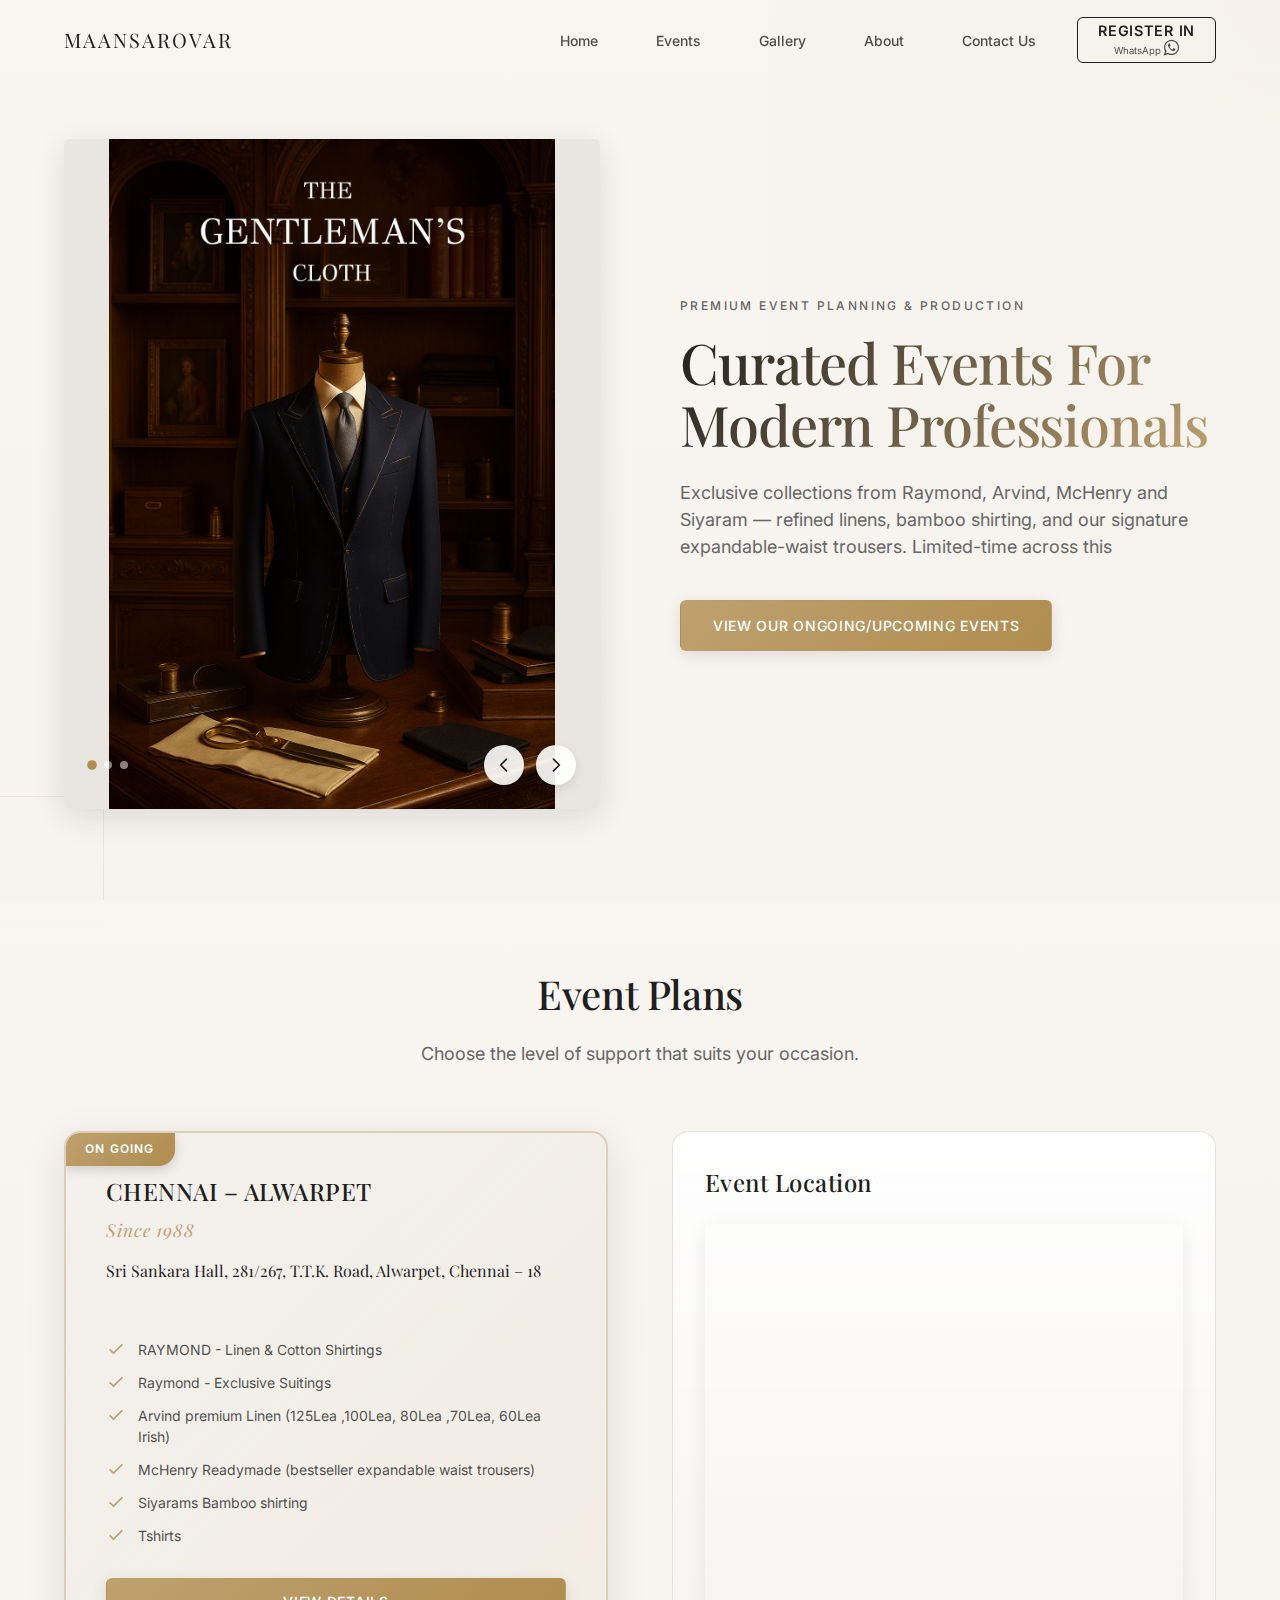
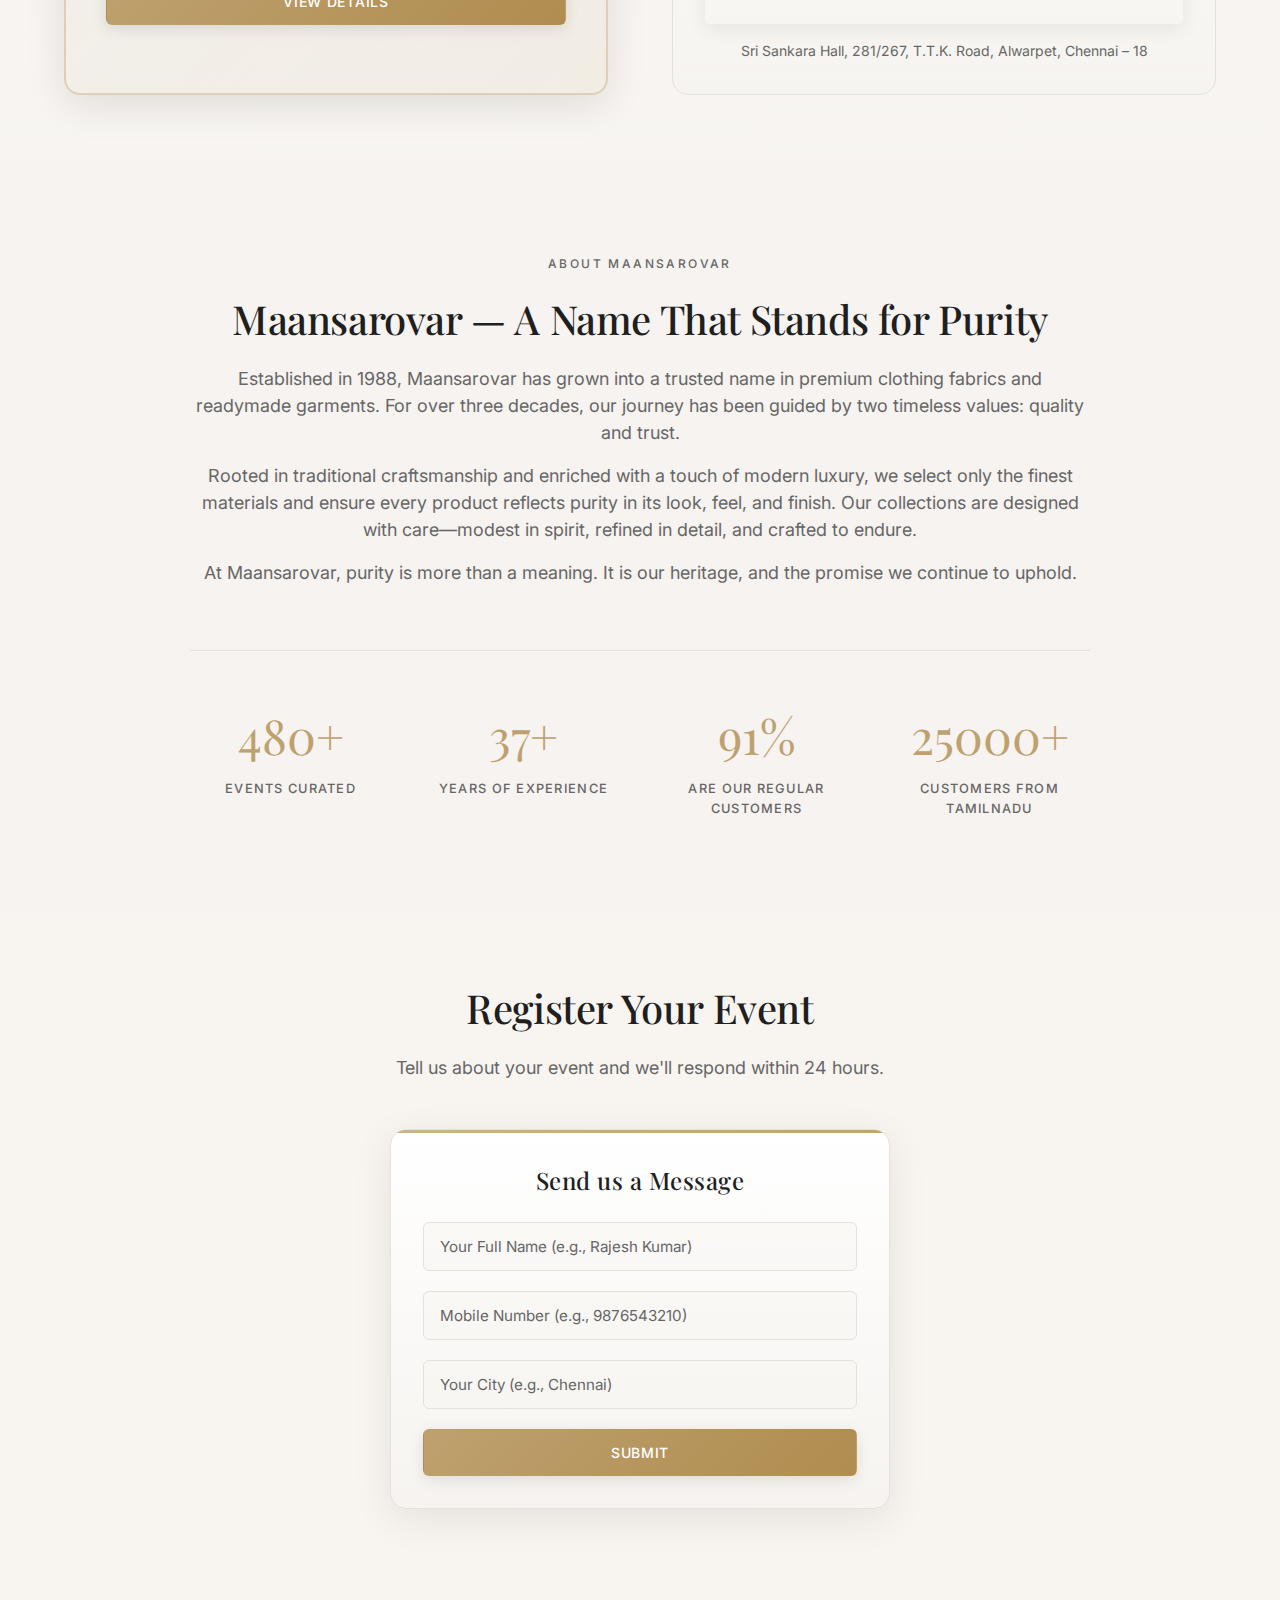
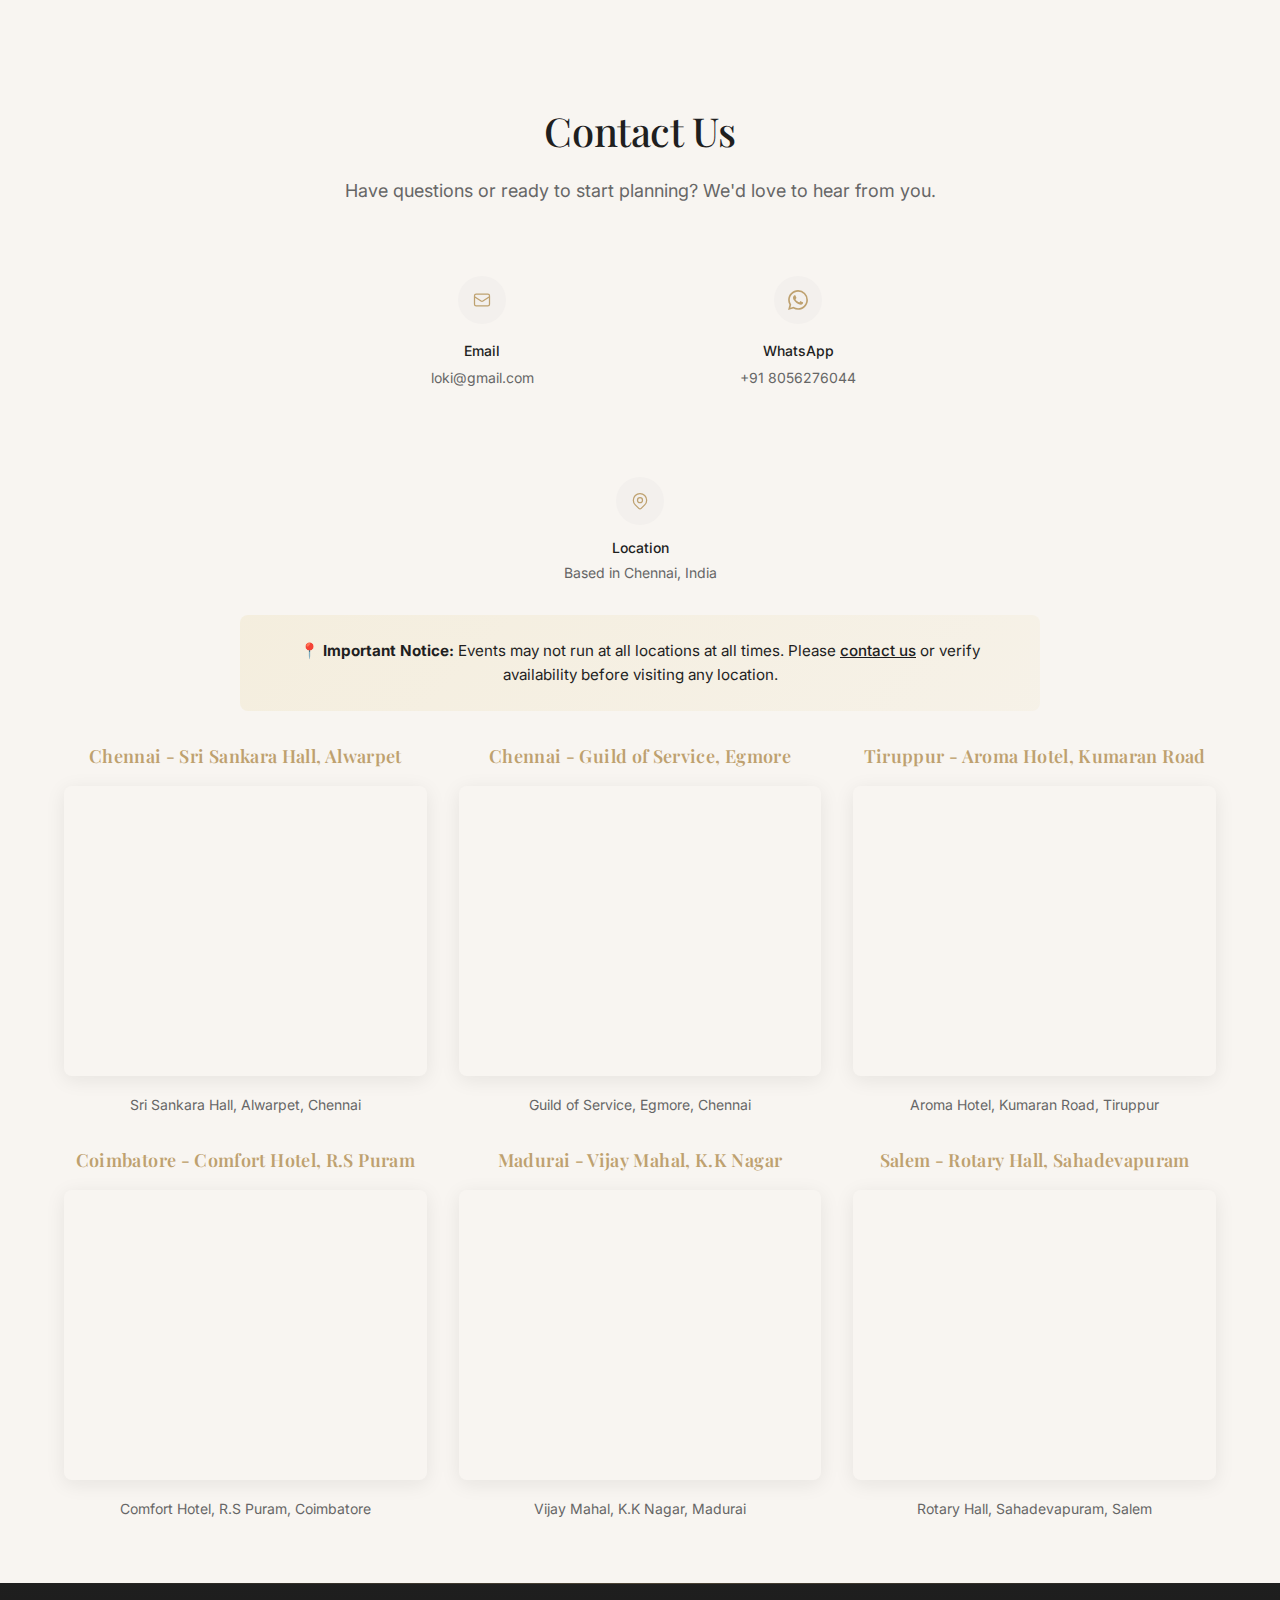
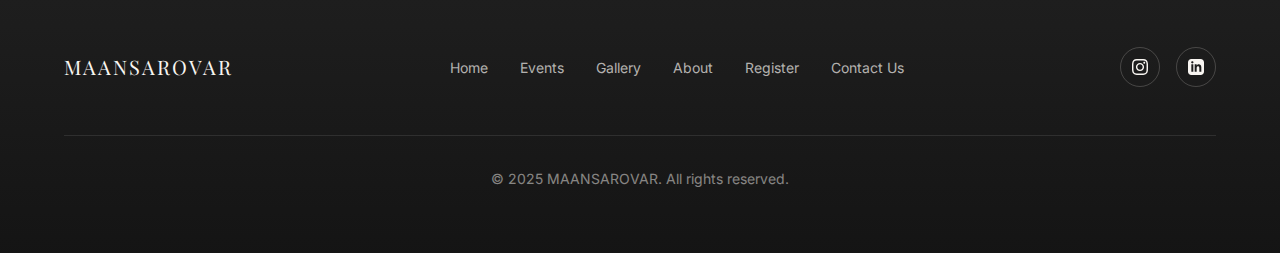
<file: index.html>
<!DOCTYPE html>
<html lang="en">

<head>
    <meta charset="UTF-8">
    <meta name="viewport" content="width=device-width, initial-scale=1.0">
    <title>Maansarovar Events | Premium Event Planning & Production</title>
    <link rel="stylesheet" href="https://cdnjs.cloudflare.com/ajax/libs/font-awesome/4.7.0/css/font-awesome.min.css">
    <link rel="preconnect" href="https://fonts.googleapis.com">
    <link rel="preconnect" href="https://fonts.gstatic.com" crossorigin>
    <link
        href="https://fonts.googleapis.com/css2?family=Inter:wght@300;400;500;600&family=Playfair+Display:wght@400;500;600;700&display=swap"
        rel="stylesheet">
    <link rel="stylesheet" href="style.css">
</head>

<body>
    <!-- Navigation -->
    <header class="header" id="header">
        <div class="container header-container">
            <a href="#home" class="logo">MAANSAROVAR</a>

            <nav class="desktop-nav">
                <a href="#home" class="nav-link">Home</a>
                <a href="#plans" class="nav-link">Events</a>
                <a href="gallery.html" class="nav-link">Gallery</a>
                <a href="#about" class="nav-link">About</a>
                <!-- <a href="#register" class="nav-link">Register</a> -->
                <a href="https://wa.me/8056276044?text=Hi%2C%20I%27m%20interested%20in%20your%20event%20planning%20services"
                    class="nav-link" target="_blank">Contact Us</a>
                <a href="#register" class="btn btn-outline btn-header-cta">
                    <span class="btn-text-main">Register in </span>
                    <span class="btn-text-sub"> WhatsApp <i class="fa fa-whatsapp" style="font-size:18px"></i></span>
                </a>
            </nav>

            <button class="mobile-menu-btn" id="mobile-menu-btn" aria-label="Toggle menu">
                <svg width="24" height="24" fill="none" stroke="currentColor" viewBox="0 0 24 24">
                    <path stroke-linecap="round" stroke-linejoin="round" stroke-width="1.5"
                        d="M4 6h16M4 12h16M4 18h16" />
                </svg>
            </button>
        </div>
        <!-- Mobile Menu -->
        <div class="mobile-menu" id="mobile-menu">
            <nav class="mobile-nav">
                <a href="#home" class="mobile-nav-link">Home</a>
                <a href="#plans" class="mobile-nav-link">Events</a>
                <a href="gallery.html" class="mobile-nav-link">Gallery</a>
                <a href="#about" class="mobile-nav-link">About</a>
                <!-- <a href="#register" class="mobile-nav-link">Register</a> -->
                <a href="https://wa.me/8056276044?text=Hi%2C%20I%27m%20interested%20in%20your%20event%20planning%20services"
                    class="mobile-nav-link" target="_blank">Contact Us</a>
                <a href="#register" class="btn btn-outline btn-header-cta">
                    <span class="btn-text-main">Register in </span>
                    <span class="btn-text-sub"> WhatsApp <i class="fa fa-whatsapp" style="font-size:18px"></i></span>
                </a>
            </nav>
        </div>
    </header>

    <main>
        <!-- Hero Section -->
        <section id="home" class="hero-section">
            <div class="container">
                <div class="hero-grid">
                    <div class="hero-content">
                        <p class="overline">Premium Event Planning & Production</p>
                        <h1 class="hero-title">Curated Events For Modern Professionals</h1>
                        <p class="hero-subtitle">
                            Exclusive collections from Raymond, Arvind, McHenry and Siyaram — refined linens, bamboo
                            shirting, and our signature expandable-waist trousers. Limited-time across this
                        </p>
                        <div class="hero-actions">
                            <a href="#plans" class="btn btn-primary">View our ongoing/upcoming events</a>
                        </div>
                    </div>
                    <div class="hero-image-wrapper">
                        <div class="hero-image-container">
                            <div class="hero-slider" id="heroSlider">
                                <div class="slider-track" id="sliderTrack">
                                    <!-- Slide 1 -->
                                    <div class="slide">
                                        <img src="images/hero-1.png" alt="Elegant event setting">
                                    </div>
                                    <!-- Slide 2 -->
                                    <div class="slide">
                                        <img src="images/hero-3.png" alt="Luxury wedding venue">
                                    </div>
                                    <!-- Slide 3 -->
                                    <div class="slide">
                                        <img src="images/hero-1.png" alt="Corporate event networking">
                                    </div>
                                </div>

                                <!-- Controls -->
                                <div class="slider-controls">
                                    <!-- Dots / Pagination -->
                                    <div class="slider-indicators" id="sliderDots">
                                        <button class="indicator active" aria-label="Slide 1"></button>
                                        <button class="indicator" aria-label="Slide 2"></button>
                                        <button class="indicator" aria-label="Slide 3"></button>
                                    </div>

                                    <!-- Arrows -->
                                    <div class="slider-auth-nav">
                                        <button class="slider-arrow" id="prevSlide" aria-label="Previous slide">
                                            <svg width="20" height="20" fill="none" stroke="currentColor"
                                                viewBox="0 0 24 24">
                                                <path stroke-linecap="round" stroke-linejoin="round" stroke-width="2"
                                                    d="M15 19l-7-7 7-7" />
                                            </svg>
                                        </button>
                                        <button class="slider-arrow" id="nextSlide" aria-label="Next slide">
                                            <svg width="20" height="20" fill="none" stroke="currentColor"
                                                viewBox="0 0 24 24">
                                                <path stroke-linecap="round" stroke-linejoin="round" stroke-width="2"
                                                    d="M9 5l7 7-7 7" />
                                            </svg>
                                        </button>
                                    </div>
                                </div>
                            </div>
                        </div>
                        <div class="hero-decoration"></div>
                    </div>
                </div>
            </div>
        </section>

        <!-- Plans Section -->
        <section id="plans" class="plans-section">
            <div class="container">
                <div class="section-header text-center">
                    <h2 class="section-title">Event Plans</h2>
                    <p class="section-subtitle">Choose the level of support that suits your occasion.</p>
                </div>

                <div class="plans-grid-single">
                    <!-- Chennai Event Card -->
                    <div class="plan-card featured">
                        <span class="badge">On Going</span>
                        <h3 class="plan-title">CHENNAI – ALWARPET</h3>
                        <p class="plan-tagline">Since 1988</p>
                        <p class="plan-price" style="font-size: 1rem; line-height: 1.5; min-height: 3rem;">Sri Sankara
                            Hall, 281/267, T.T.K. Road, Alwarpet, Chennai – 18</p>
                        <ul class="plan-features">
                            <li>
                                <svg class="icon-check" fill="none" stroke="currentColor" viewBox="0 0 24 24">
                                    <path stroke-linecap="round" stroke-linejoin="round" stroke-width="2"
                                        d="M5 13l4 4L19 7" />
                                </svg>
                                RAYMOND - Linen & Cotton Shirtings
                            </li>
                            <li>
                                <svg class="icon-check" fill="none" stroke="currentColor" viewBox="0 0 24 24">
                                    <path stroke-linecap="round" stroke-linejoin="round" stroke-width="2"
                                        d="M5 13l4 4L19 7" />
                                </svg>
                                Raymond - Exclusive Suitings
                            </li>
                            <li>
                                <svg class="icon-check" fill="none" stroke="currentColor" viewBox="0 0 24 24">
                                    <path stroke-linecap="round" stroke-linejoin="round" stroke-width="2"
                                        d="M5 13l4 4L19 7" />
                                </svg>
                                Arvind premium Linen (125Lea ,100Lea, 80Lea ,70Lea, 60Lea Irish)

                            </li>
                            <li>
                                <svg class="icon-check" fill="none" stroke="currentColor" viewBox="0 0 24 24">
                                    <path stroke-linecap="round" stroke-linejoin="round" stroke-width="2"
                                        d="M5 13l4 4L19 7" />
                                </svg>
                                McHenry Readymade (bestseller expandable waist trousers)
                            </li>
                            <li>
                                <svg class="icon-check" fill="none" stroke="currentColor" viewBox="0 0 24 24">
                                    <path stroke-linecap="round" stroke-linejoin="round" stroke-width="2"
                                        d="M5 13l4 4L19 7" />
                                </svg>
                                Siyarams Bamboo shirting
                            </li>
                            <li>
                                <svg class="icon-check" fill="none" stroke="currentColor" viewBox="0 0 24 24">
                                    <path stroke-linecap="round" stroke-linejoin="round" stroke-width="2"
                                        d="M5 13l4 4L19 7" />
                                </svg>
                                Tshirts
                            </li>
                        </ul>
                        <button class="btn btn-primary w-full">View Details</button>
                    </div>

                    <!-- Map Location -->
                    <div class="event-map-container">
                        <h3 class="map-title">Event Location</h3>
                        <div class="map-wrapper">
                            <iframe
                                src="https://www.google.com/maps/embed?pb=!1m18!1m12!1m3!1d3887.6419999999997!2d80.2569793!3d13.042764!2m3!1f0!2f0!3f0!3m2!1i1024!2i768!4f13.1!3m3!1m2!1s0x3a5267a23c3e3e3b%3A0x5e5e5e5e5e5e5e5e!2sSri%20Sankara%20Hall!5e0!3m2!1sen!2sin!4v1234567890"
                                allowfullscreen loading="lazy" referrerpolicy="no-referrer-when-downgrade">
                            </iframe>
                        </div>
                        <p class="map-address">Sri Sankara Hall, 281/267, T.T.K. Road, Alwarpet, Chennai – 18</p>
                    </div>
                </div>
            </div>
        </section>

        <!-- About Section -->
        <section id="about" class="about-section">
            <div class="container">
                <div class="about-grid">
                    <div class="about-content">
                        <p class="overline">About MAANSAROVAR</p>
                        <h2 class="section-title mb-6">Maansarovar — A Name That Stands for Purity</h2>
                        <div class="section-subtitle mb-10">
                            <p class="mb-4">Established in 1988, Maansarovar has grown into a trusted name in premium
                                clothing fabrics and readymade garments. For over three decades, our journey has been
                                guided by two timeless values: quality and trust.</p>
                            <p class="mb-4">Rooted in traditional craftsmanship and enriched with a touch of modern
                                luxury, we select only the finest materials and ensure every product reflects purity in
                                its look, feel, and finish. Our collections are designed with care—modest in spirit,
                                refined in detail, and crafted to endure.</p>
                            <p>At Maansarovar, purity is more than a meaning. It is our heritage, and the promise we
                                continue to uphold.</p>
                        </div>
                        <div class="stats-grid">
                            <div class="stat-item">
                                <p class="stat-number">480+</p>
                                <p class="stat-label">Events Curated</p>
                            </div>
                            <div class="stat-item">
                                <p class="stat-number">37+</p>
                                <p class="stat-label">Years of Experience</p>
                            </div>
                            <div class="stat-item">
                                <p class="stat-number">91%</p>
                                <p class="stat-label">Are Our Regular Customers</p>
                            </div>
                            <div class="stat-item">
                                <p class="stat-number">25000+</p>
                                <p class="stat-label">Customers From Tamilnadu</p>
                            </div>
                        </div>
                    </div>
                </div>
            </div>
            </div>
            </div>
        </section>

        <!-- Register Section -->
        <section id="register" class="register-section">
            <div class="container">
                <div class="text-center mb-12">
                    <h2 class="section-title mb-4">Register Your Event</h2>
                    <p class="section-subtitle">Tell us about your event and we'll respond within 24 hours.</p>
                </div>
                <div class="contact-form-wrapper">
                    <h3 class="form-title">Send us a Message</h3>
                    <form id="contactForm" class="contact-form" action="submit.php" method="POST">
                        <div class="form-group">
                            <input type="text" id="name" name="name" class="form-input"
                                placeholder="Your Full Name (e.g., Rajesh Kumar)" required>
                        </div>
                        <div class="form-group">
                            <input type="tel" id="mobile" name="mobile" class="form-input"
                                placeholder="Mobile Number (e.g., 9876543210)" pattern="[0-9]{10}" maxlength="10"
                                title="Please enter exactly 10 digits" required>
                        </div>
                        <div class="form-group">
                            <input type="text" id="city" name="city" class="form-input"
                                placeholder="Your City (e.g., Chennai)" required>
                        </div>
                        <button type="submit" class="btn btn-primary w-full">Submit</button>
                    </form>
                </div>
            </div>
        </section>

        <!-- Contact Section -->
        <section id="contact" class="contact-section">
            <div class="container">
                <div class="contact-container text-center">
                    <h2 class="section-title mb-4">Contact Us</h2>
                    <p class="section-subtitle mb-12">Have questions or ready to start planning? We'd love to hear from
                        you.</p>



                    <div class="contact-grid">
                        <div class="contact-item">
                            <div class="icon-circle">
                                <svg class="icon" fill="none" stroke="currentColor" viewBox="0 0 24 24">
                                    <path stroke-linecap="round" stroke-linejoin="round" stroke-width="1.5"
                                        d="M3 8l7.89 5.26a2 2 0 002.22 0L21 8M5 19h14a2 2 0 002-2V7a2 2 0 00-2-2H5a2 2 0 00-2 2v10a2 2 0 002 2z" />
                                </svg>
                            </div>
                            <p class="contact-label">Email</p>
                            <a href="mailto:loki@gmail.com" class="contact-link">loki@gmail.com</a>
                        </div>

                        <div class="contact-item">
                            <div class="icon-circle">
                                <svg class="icon" fill="currentColor" viewBox="0 0 24 24">
                                    <path
                                        d="M17.472 14.382c-.297-.149-1.758-.867-2.03-.967-.273-.099-.471-.148-.67.15-.197.297-.767.966-.94 1.164-.173.199-.347.223-.644.075-.297-.15-1.255-.463-2.39-1.475-.883-.788-1.48-1.761-1.653-2.059-.173-.297-.018-.458.13-.606.134-.133.298-.347.446-.52.149-.174.198-.298.298-.497.099-.198.05-.371-.025-.52-.075-.149-.669-1.612-.916-2.207-.242-.579-.487-.5-.669-.51-.173-.008-.371-.01-.57-.01-.198 0-.52.074-.792.372-.272.297-1.04 1.016-1.04 2.479 0 1.462 1.065 2.875 1.213 3.074.149.198 2.096 3.2 5.077 4.487.709.306 1.262.489 1.694.625.712.227 1.36.195 1.871.118.571-.085 1.758-.719 2.006-1.413.248-.694.248-1.289.173-1.413-.074-.124-.272-.198-.57-.347m-5.421 7.403h-.004a9.87 9.87 0 01-5.031-1.378l-.361-.214-3.741.982.998-3.648-.235-.374a9.86 9.86 0 01-1.51-5.26c.001-5.45 4.436-9.884 9.888-9.884 2.64 0 5.122 1.03 6.988 2.898a9.825 9.825 0 012.893 6.994c-.003 5.45-4.437 9.884-9.885 9.884m8.413-18.297A11.815 11.815 0 0012.05 0C5.495 0 .16 5.335.157 11.892c0 2.096.547 4.142 1.588 5.945L.057 24l6.305-1.654a11.882 11.882 0 005.683 1.448h.005c6.554 0 11.89-5.335 11.893-11.893a11.821 11.821 0 00-3.48-8.413z" />
                                </svg>
                            </div>
                            <p class="contact-label">WhatsApp</p>
                            <a href="https://wa.me/8056276044?text=Hi%2C%20I%27m%20interested%20in%20your%20event%20planning%20services"
                                target="_blank" rel="noopener noreferrer" class="contact-link">+91 8056276044</a>
                        </div>
                    </div>

                    <!-- Location -->

                    <div class="location-info text-center">
                        <div class="icon-circle">
                            <svg class="icon" fill="none" stroke="currentColor" viewBox="0 0 24 24">
                                <path stroke-linecap="round" stroke-linejoin="round" stroke-width="1.5"
                                    d="M17.657 16.657L13.414 20.9a1.998 1.998 0 01-2.827 0l-4.244-4.243a8 8 0 1111.314 0z" />
                                <path stroke-linecap="round" stroke-linejoin="round" stroke-width="1.5"
                                    d="M15 11a3 3 0 11-6 0 3 3 0 016 0z" />
                            </svg>
                        </div>
                        <p class="contact-label">Location</p>
                        <p class="contact-text">Based in Chennai, India</p>
                    </div>

                    <!-- Verification Notice -->
                    <div class="verification-notice"
                        style="max-width: 800px; margin: 2rem auto; padding: 1.5rem; background: linear-gradient(135deg, rgba(212, 175, 55, 0.1), rgba(212, 175, 55, 0.05)); border-left: 4px solid var(--gold); border-radius: 8px; text-align: center;">
                        <p style="margin: 0; color: var(--text-primary); font-size: 0.95rem; line-height: 1.6;">
                            <strong style="color: var(--gold);">📍 Important Notice:</strong> Events may not run at all
                            locations at all times.
                            Please <a
                                href="https://wa.me/8056276044?text=Hi%2C%20I%27d%20like%20to%20verify%20if%20the%20event%20is%20running%20at%20a%20specific%20location"
                                target="_blank"
                                style="color: var(--gold); text-decoration: underline; font-weight: 500;">contact us</a>
                            or verify availability before visiting any location.
                        </p>
                    </div>

                    <div class="maps-container">
                        <!-- Chennai Sri Sankara Hall, Alwarpet -->
                        <div class="map-item">
                            <h3>Chennai - Sri Sankara Hall, Alwarpet</h3>
                            <iframe
                                src="https://www.google.com/maps/embed?pb=!1m18!1m12!1m3!1d3887.6419999999997!2d80.2569793!3d13.042764!2m3!1f0!2f0!3f0!3m2!1i1024!2i768!4f13.1!3m3!1m2!1s0x3a5267a23c3e3e3b%3A0x5e5e5e5e5e5e5e5e!2sSri%20Sankara%20Hall!5e0!3m2!1sen!2sin!4v1234567890"
                                allowfullscreen></iframe>
                            <p>Sri Sankara Hall, Alwarpet, Chennai</p>
                        </div>

                        <!-- Chennai Guild of Service, Egmore -->
                        <div class="map-item">
                            <h3>Chennai - Guild of Service, Egmore</h3>
                            <iframe
                                src="https://www.google.com/maps/embed?pb=!1m18!1m12!1m3!1d3886.3!2d80.2533319!3d13.071443!2m3!1f0!2f0!3f0!3m2!1i1024!2i768!4f13.1!3m3!1m2!1s0x3a5265e3e3e3e3e3%3A0x3e3e3e3e3e3e3e3e!2sGuild%20Of%20Service!5e0!3m2!1sen!2sin!4v1234567891"
                                allowfullscreen></iframe>
                            <p>Guild of Service, Egmore, Chennai</p>
                        </div>

                        <!-- Tiruppur Aroma Hotel, Kumaran Road -->
                        <div class="map-item">
                            <h3>Tiruppur - Aroma Hotel, Kumaran Road</h3>
                            <iframe
                                src="https://www.google.com/maps/embed?pb=!1m18!1m12!1m3!1d3916.3!2d77.34!3d11.11!2m3!1f0!2f0!3f0!3m2!1i1024!2i768!4f13.1!3m3!1m2!1s0x3ba907e3e3e3e3e3%3A0x4e4e4e4e4e4e4e4e!2sAroma%20Hotel!5e0!3m2!1sen!2sin!4v1234567892"
                                allowfullscreen></iframe>
                            <p>Aroma Hotel, Kumaran Road, Tiruppur</p>
                        </div>

                        <!-- Coimbatore Comfort Hotel, R.S Puram -->
                        <div class="map-item">
                            <h3>Coimbatore - Comfort Hotel, R.S Puram</h3>
                            <iframe
                                src="https://www.google.com/maps/embed?pb=!1m18!1m12!1m3!1d3916.8!2d76.95!3d11.01!2m3!1f0!2f0!3f0!3m2!1i1024!2i768!4f13.1!3m3!1m2!1s0x3ba858e3e3e3e3e3%3A0x5e5e5e5e5e5e5e5e!2sComfort%20Hotel!5e0!3m2!1sen!2sin!4v1234567893"
                                allowfullscreen></iframe>
                            <p>Comfort Hotel, R.S Puram, Coimbatore</p>
                        </div>

                        <!-- Madurai Vijay Mahal, K.K Nagar -->
                        <div class="map-item">
                            <h3>Madurai - Vijay Mahal, K.K Nagar</h3>
                            <iframe
                                src="https://www.google.com/maps/embed?pb=!1m18!1m12!1m3!1d3929.8!2d78.12!3d9.92!2m3!1f0!2f0!3f0!3m2!1i1024!2i768!4f13.1!3m3!1m2!1s0x3b00c5e3e3e3e3e3%3A0x6e6e6e6e6e6e6e6e!2sVijay%20Mahal!5e0!3m2!1sen!2sin!4v1234567894"
                                allowfullscreen></iframe>
                            <p>Vijay Mahal, K.K Nagar, Madurai</p>
                        </div>

                        <!-- Salem Rotary Hall, Sahadevapuram -->
                        <div class="map-item">
                            <h3>Salem - Rotary Hall, Sahadevapuram</h3>
                            <iframe
                                src="https://www.google.com/maps/embed?pb=!1m18!1m12!1m3!1d3908.4!2d78.1!3d11.65!2m3!1f0!2f0!3f0!3m2!1i1024!2i768!4f13.1!3m3!1m2!1s0x3babf1e3e3e3e3e3%3A0x7e7e7e7e7e7e7e7e!2sRotary%20Hall!5e0!3m2!1sen!2sin!4v1234567895"
                                allowfullscreen></iframe>
                            <p>Rotary Hall, Sahadevapuram, Salem</p>
                        </div>
                    </div>
                </div>
            </div>
        </section>
    </main>

    <!-- Footer -->
    <footer class="footer">
        <div class="container">
            <div class="footer-content">
                <a href="#home" class="logo footer-logo">MAANSAROVAR</a>

                <nav class="footer-nav">
                    <a href="#home">Home</a>
                    <a href="#plans">Events</a>
                    <a href="gallery.html">Gallery</a>
                    <a href="#about">About</a>
                    <a href="#register">Register</a>
                    <a href="https://wa.me/8056276044?text=Hi%2C%20I%27m%20interested%20in%20your%20event%20planning%20services"
                        target="_blank">Contact Us</a>
                </nav>

                <div class="social-links">
                    <a href="#" class="social-link" aria-label="Instagram">
                        <svg class="icon" fill="currentColor" viewBox="0 0 24 24">
                            <path
                                d="M12 2.163c3.204 0 3.584.012 4.85.07 3.252.148 4.771 1.691 4.919 4.919.058 1.265.069 1.645.069 4.849 0 3.205-.012 3.584-.069 4.849-.149 3.225-1.664 4.771-4.919 4.919-1.266.058-1.644.07-4.85.07-3.204 0-3.584-.012-4.849-.07-3.26-.149-4.771-1.699-4.919-4.92-.058-1.265-.07-1.644-.07-4.849 0-3.204.013-3.583.07-4.849.149-3.227 1.664-4.771 4.919-4.919 1.266-.057 1.645-.069 4.849-.069zm0-2.163c-3.259 0-3.667.014-4.947.072-4.358.2-6.78 2.618-6.98 6.98-.059 1.281-.073 1.689-.073 4.948 0 3.259.014 3.668.072 4.948.2 4.358 2.618 6.78 6.98 6.98 1.281.058 1.689.072 4.948.072 3.259 0 3.668-.014 4.948-.072 4.354-.2 6.782-2.618 6.979-6.98.059-1.28.073-1.689.073-4.948 0-3.259-.014-3.667-.072-4.947-.196-4.354-2.617-6.78-6.979-6.98-1.281-.059-1.69-.073-4.949-.073zm0 5.838c-3.403 0-6.162 2.759-6.162 6.162s2.759 6.163 6.162 6.163 6.162-2.759 6.162-6.163c0-3.403-2.759-6.162-6.162-6.162zm0 10.162c-2.209 0-4-1.79-4-4 0-2.209 1.791-4 4-4s4 1.791 4 4c0 2.21-1.791 4-4 4zm6.406-11.845c-.796 0-1.441.645-1.441 1.44s.645 1.44 1.441 1.44c.795 0 1.439-.645 1.439-1.44s-.644-1.44-1.439-1.44z" />
                        </svg>
                    </a>
                    <a href="#" class="social-link" aria-label="LinkedIn">
                        <svg class="icon" fill="currentColor" viewBox="0 0 24 24">
                            <path
                                d="M19 0h-14c-2.761 0-5 2.239-5 5v14c0 2.761 2.239 5 5 5h14c2.762 0 5-2.239 5-5v-14c0-2.761-2.238-5-5-5zm-11 19h-3v-11h3v11zm-1.5-12.268c-.966 0-1.75-.79-1.75-1.764s.784-1.764 1.75-1.764 1.75.79 1.75 1.764-.783 1.764-1.75 1.764zm13.5 12.268h-3v-5.604c0-3.368-4-3.113-4 0v5.604h-3v-11h3v1.765c1.396-2.586 7-2.777 7 2.476v6.759z" />
                        </svg>
                    </a>
                </div>
            </div>
            <div class="footer-bottom">
                <p>&copy; 2025 MAANSAROVAR. All rights reserved.</p>
            </div>
        </div>
    </footer>

    <!-- Success Modal -->
    <div class="modal-overlay" id="successModal">
        <div class="modal-content">
            <div class="modal-icon-wrapper">
                <svg class="success-icon" fill="none" stroke="currentColor" viewBox="0 0 24 24">
                    <path stroke-linecap="round" stroke-linejoin="round" stroke-width="2" d="M5 13l4 4L19 7"></path>
                </svg>
            </div>
            <h3 class="modal-title">Thank You!</h3>
            <p class="modal-message" id="modalMessage">Your message has been sent successfully.</p>
            <button class="btn btn-primary btn-modal-close" id="closeModal">Close</button>
        </div>
    </div>

    <!-- Toast Notification -->
    <div id="toast" class="toast">
        <div class="toast-content">
            <svg class="toast-icon" fill="none" stroke="currentColor" viewBox="0 0 24 24">
                <path stroke-linecap="round" stroke-linejoin="round" stroke-width="2"
                    d="M12 8v4m0 4h.01M21 12a9 9 0 11-18 0 9 9 0 0118 0z"></path>
            </svg>
            <span id="toastMessage">Message</span>
        </div>
    </div>

    <script src="script.js"></script>
</body>

</html>
</file>
<file: style.css>
/* CSS Variables & Reset */
:root {
    /* Colors (HSL values) */
    --background: 36 33% 96%;
    --foreground: 0 0% 12%;
    --primary: 38 38% 59%;
    --primary-foreground: 0 0% 100%;
    --secondary: 36 20% 94%;
    --secondary-foreground: 0 0% 12%;
    --muted: 36 15% 90%;
    --muted-foreground: 0 0% 40%;
    --card: 0 0% 100%;
    --border: 36 15% 88%;
    --input: 36 15% 88%;

    /* Custom Colors */
    --gold-hover: 38 38% 50%;
    --charcoal: 0 0% 12%;

    /* Typography */
    --font-serif: 'Playfair Display', Georgia, serif;
    --font-sans: 'Inter', system-ui, sans-serif;

    /* Spacing & Layout */
    --container-width: 1200px;
    --header-height: 80px;
    --radius: 0.375rem;

    /* Shadows */
    --shadow-sm: 0 2px 8px rgba(30, 30, 30, 0.04);
    --shadow-md: 0 4px 20px rgba(30, 30, 30, 0.08);
    --shadow-lg: 0 8px 30px rgba(30, 30, 30, 0.12);
}

* {
    margin: 0;
    padding: 0;
    box-sizing: border-box;
}

html {
    scroll-behavior: smooth;
    overflow-x: hidden;
}

body {
    font-family: var(--font-sans);
    background-color: hsl(var(--background));
    color: hsl(var(--foreground));
    line-height: 1.5;
    -webkit-font-smoothing: antialiased;
    overflow-x: hidden;
    width: 100%;
}

h1,
h2,
h3,
h4,
h5,
h6 {
    font-family: var(--font-serif);
    font-weight: 500;
    letter-spacing: 0.02em;
}

a {
    text-decoration: none;
    color: inherit;
}

ul {
    list-style: none;
}

img {
    max-width: 100%;
    display: block;
}

/* Utilities */
.container {
    max-width: var(--container-width);
    margin: 0 auto;
    padding: 0 1.5rem;
}

.text-center {
    text-align: center;
}

.mb-4 {
    margin-bottom: 1rem;
}

.mb-6 {
    margin-bottom: 1.5rem;
}

.mb-10 {
    margin-bottom: 2.5rem;
}

.mb-12 {
    margin-bottom: 3rem;
}

.mt-8 {
    margin-top: 2rem;
}

.w-full {
    width: 100%;
}

/* Buttons */
.btn {
    display: inline-flex;
    align-items: center;
    justify-content: center;
    padding: 0.875rem 2rem;
    font-family: var(--font-sans);
    font-size: 0.875rem;
    font-weight: 500;
    text-transform: uppercase;
    letter-spacing: 0.05em;
    border-radius: var(--radius);
    transition: all 0.3s ease;
    cursor: pointer;
    border: 1px solid transparent;
    position: relative;
    overflow: hidden;
    z-index: 1;
}

.btn::before {
    content: '';
    position: absolute;
    top: 100%;
    left: 50%;
    transform: translate(-50%, 0);
    width: 140%;
    padding-bottom: 140%;
    border-radius: 45%;
    background-color: hsl(var(--foreground));
    transition: transform 0.6s cubic-bezier(0.4, 0, 0.2, 1);
    z-index: -1;
}

.btn:hover {
    transform: translateY(-2px);
    box-shadow: 0 10px 20px -10px rgba(0, 0, 0, 0.15);
    color: hsl(var(--background));
}

.btn:hover::before {
    transform: translate(-50%, -75%);
}

.btn-primary {
    background: linear-gradient(135deg, hsl(var(--primary)), hsl(var(--gold-hover)));
    color: hsl(var(--primary-foreground));
    box-shadow: 0 4px 15px rgba(0, 0, 0, 0.1);
}

.btn-primary::before {
    background-color: hsl(var(--gold-hover));
}

.btn-primary:hover {
    background: linear-gradient(135deg, hsl(var(--gold-hover)), hsl(var(--primary)));
    box-shadow: 0 6px 20px rgba(0, 0, 0, 0.15);
}

.btn-outline {
    border-color: hsl(var(--foreground));
    color: hsl(var(--foreground));
    background-color: transparent;
}

.btn-outline:hover {
    background-color: hsl(var(--foreground));
    color: hsl(var(--background));
}

.btn-ghost {
    background-color: transparent;
    color: hsl(var(--foreground));
    padding: 0.5rem 1rem;
    text-transform: none;
    letter-spacing: normal;
}

.btn-ghost:hover {
    color: hsl(var(--primary));
}

/* Header & Navigation */
.header {
    position: fixed;
    top: 0;
    left: 0;
    right: 0;
    height: var(--header-height);
    z-index: 50;
    transition: all 0.3s ease;
    background-color: transparent;
}

.header.scrolled {
    background-color: rgba(255, 255, 255, 0.95);
    backdrop-filter: blur(8px);
    border-bottom: 1px solid hsl(var(--border));
}

.header-container {
    height: 100%;
    display: flex;
    align-items: center;
    justify-content: space-between;
}

.logo {
    font-family: var(--font-serif);
    font-size: 1.25rem;
    text-transform: uppercase;
    letter-spacing: 0.1em;
    color: hsl(var(--foreground));
}

.desktop-nav {
    display: none;
    align-items: center;
    gap: 1.5rem;
}

@media (min-width: 768px) {
    .desktop-nav {
        display: flex;
    }
}

.nav-link {
    font-size: 0.875rem;
    font-weight: 500;
    color: hsl(var(--foreground) / 0.8);
    transition: all 0.3s ease;
    padding: 0.5rem 1rem;
    border-radius: 2rem;
    border: 1px solid transparent;
}

.btn-header-cta {
    display: flex;
    flex-direction: column;
    align-items: center;
    justify-content: center;
    line-height: 1.1;
    padding: 0.3rem 1.25rem;
    height: auto;
    text-align: center;
    min-height: 44px;
}

.btn-header-cta .btn-text-main {
    font-size: 0.9rem;
    font-weight: 600;
    text-transform: uppercase;
    letter-spacing: 0.05em;
}

.btn-header-cta .btn-text-sub {
    font-size: 0.6rem;
    opacity: 0.8;
    font-weight: 400;
    text-transform: none;
    letter-spacing: normal;
}

.nav-link:hover {
    color: hsl(var(--foreground));
    background: rgba(255, 255, 255, 0.2);
    backdrop-filter: blur(10px);
    -webkit-backdrop-filter: blur(10px);
    border: 1px solid rgba(255, 255, 255, 0.3);
    box-shadow: 0 4px 30px rgba(0, 0, 0, 0.1);
    transform: translateY(-1px);
}

.mobile-menu-btn {
    display: block;
    background: none;
    border: none;
    cursor: pointer;
    color: hsl(var(--foreground));
}

@media (min-width: 768px) {
    .mobile-menu-btn {
        display: none;
    }
}

.mobile-menu {
    position: fixed;
    top: var(--header-height);
    left: 0;
    right: 0;
    background-color: hsl(var(--background));
    padding: 1rem;
    border-bottom: 1px solid hsl(var(--border));
    transform: translateY(-100%);
    opacity: 0;
    visibility: hidden;
    transition: all 0.3s ease;
    z-index: 40;
}

.mobile-menu.active {
    transform: translateY(0);
    opacity: 1;
    visibility: visible;
}

.mobile-nav {
    display: flex;
    flex-direction: column;
    gap: 1rem;
}

.mobile-nav-link {
    padding: 0.75rem;
    font-weight: 500;
    border-bottom: 1px solid hsl(var(--border));
    transition: all 0.3s ease;
    border-radius: var(--radius);
}

.mobile-nav-link:hover {
    background: rgba(255, 255, 255, 0.2);
    backdrop-filter: blur(10px);
    -webkit-backdrop-filter: blur(10px);
    border: 1px solid rgba(255, 255, 255, 0.3);
    box-shadow: 0 4px 30px rgba(0, 0, 0, 0.1);
    padding-left: 1.25rem;
    /* Slight shift for mobile */
}

/* Hero Section */
.hero-section {
    padding-top: calc(var(--header-height) + 2rem);
    padding-bottom: 2rem;
    min-height: auto;
    display: flex;
    align-items: center;
    background: linear-gradient(180deg, hsl(var(--background)) 0%, hsl(var(--secondary) / 0.3) 100%);
    position: relative;
}

@media (min-width: 768px) {
    .hero-section {
        min-height: 100vh;
        padding-bottom: 4rem;
    }
}

.hero-section::before {
    content: '';
    position: absolute;
    top: 0;
    right: 0;
    width: 40%;
    height: 100%;
    background: radial-gradient(circle at top right, hsl(var(--primary) / 0.05), transparent 70%);
    pointer-events: none;
}

.hero-grid {
    display: flex;
    flex-direction: column;
    gap: 3rem;
    align-items: center;
}

/* Mobile: Images first, then content */
.hero-image-wrapper {
    order: 1;
    width: 100%;
}

.hero-content {
    order: 2;
    width: 100%;
}

/* Desktop: Content on right, images on left */
@media (min-width: 1024px) {
    .hero-grid {
        display: grid;
        grid-template-columns: 1fr 1fr;
        gap: 5rem;
    }

    .hero-content {
        order: 2;
    }

    .hero-image-wrapper {
        order: 1;
    }
}

.overline {
    font-size: 0.75rem;
    font-weight: 500;
    text-transform: uppercase;
    letter-spacing: 0.2em;
    color: hsl(var(--muted-foreground));
    margin-bottom: 1rem;
}

.hero-title {
    font-size: 2rem;
    line-height: 1.1;
    margin-bottom: 1.5rem;
    letter-spacing: -0.02em;
    background: linear-gradient(135deg, hsl(var(--foreground)) 0%, hsl(var(--primary)) 100%);
    -webkit-background-clip: text;
    -webkit-text-fill-color: transparent;
    background-clip: text;
}

@media (min-width: 768px) {
    .hero-title {
        font-size: 3.5rem;
    }
}

.hero-subtitle {
    font-size: 1.125rem;
    color: hsl(var(--muted-foreground));
    margin-bottom: 2.5rem;
    max-width: 32rem;
}

.hero-actions {
    display: flex;
    flex-direction: column;
    gap: 1rem;
}

@media (min-width: 640px) {
    .hero-actions {
        flex-direction: row;
        align-items: center;
    }
}

.hero-image-container {
    position: relative;
    aspect-ratio: 1/1;
    border-radius: var(--radius);
    overflow: hidden;
    background-color: hsl(var(--muted));
    box-shadow: var(--shadow-lg);
}

@media (min-width: 640px) {
    .hero-image-container {
        aspect-ratio: 4/5;
    }
}

.hero-image {
    width: 100%;
    height: 100%;
    object-fit: cover;
    display: none;
    /* Hide default image when slider is active */
}

/* Slider Styles */
.hero-slider {
    width: 100%;
    height: 100%;
    position: relative;
    overflow: hidden;
}

.slider-track {
    display: flex;
    height: 100%;
    transition: transform 0.8s cubic-bezier(0.65, 0, 0.35, 1);
    width: 100%;
}

.slide {
    min-width: 100%;
    height: 100%;
    position: relative;
    /* Removed absolute positioning and opacity */
}

/* Removed .slide.active styles as we use transform now */

.slide img {
    width: 100%;
    height: 100%;
    object-fit: contain;
}

.slider-controls {
    position: absolute;
    bottom: 0;
    left: 0;
    right: 0;
    z-index: 10;
    display: flex;
    justify-content: space-between;
    align-items: center;
    padding: 1.5rem;
    pointer-events: none;
    /* Allow clicks to pass through container */
}

.slider-auth-nav {
    display: flex;
    gap: 0.75rem;
    pointer-events: auto;
    /* Re-enable pointer events for buttons */
}

.slider-arrow {
    background: rgba(255, 255, 255, 0.9);
    border: none;
    width: 2.5rem;
    height: 2.5rem;
    border-radius: 50%;
    display: flex;
    align-items: center;
    justify-content: center;
    cursor: pointer;
    transition: all 0.3s ease;
    color: var(--foreground);
    box-shadow: 0 4px 12px rgba(0, 0, 0, 0.1);
}

.slider-arrow:hover {
    background: #fff;
    transform: scale(1.05);
}

.slider-indicators {
    display: flex;
    gap: 0.5rem;
    pointer-events: auto;
}

.indicator {
    width: 8px;
    height: 8px;
    border-radius: 50%;
    background: rgba(255, 255, 255, 0.5);
    border: none;
    cursor: pointer;
    transition: all 0.3s ease;
}

.indicator.active {
    background: hsl(var(--gold-hover));
    transform: scale(1.2);
}

.hero-decoration {
    position: absolute;
    bottom: -1.5rem;
    left: -1.5rem;
    width: 8rem;
    height: 8rem;
    border: 1px solid hsl(var(--primary) / 0.3);
    border-radius: var(--radius);
    z-index: -1;
}

/* Featured Video Section */
.video-section {
    padding: 0 0 4rem;
    /* Zero top padding */
    background: hsl(var(--background));
    position: relative;
}

/* ... existing styles ... */

/* Gallery Page Styles */
.gallery-hero {
    padding-top: calc(var(--header-height) + 2rem);
    /* Reduced top spacing */
    padding-bottom: 0.5rem;
    /* Minimal bottom spacing */
    background-color: hsl(var(--secondary) / 0.3);
}

.video-wrapper {
    max-width: 300px;
    /* Reduced further for elegance */
    margin: 0 auto;
    border-radius: 12px;
    overflow: hidden;

    /* Royal/Featured Card Styling */
    background-color: #FFFFF0;
    /* Ivory Background */
    border: 1px solid rgba(197, 160, 89, 0.4);
    /* Thin Antique Gold */
    box-shadow: 0 10px 40px rgba(0, 0, 0, 0.08);
    /* Softer shadow */

    position: relative;
    height: auto;
    /* Allow strict height adaptation */
    padding: 1rem;
    /* Reduced padding */
}

/* ... existing video css ... */

.gallery-overlay,
.gallery-caption,
.gallery-item::after {
    display: none !important;
    /* Remove all overlays and captions */
}

.gallery-item:hover {
    transform: scale(1.1);
    /* Increased zoom for more "pop" */
    box-shadow:
        0 0 0 1px rgba(197, 160, 89, 0.5),
        0 20px 40px rgba(0, 0, 0, 0.12);
    /* Lifted shadow */
    z-index: 10;
}

.gallery-item:hover .gallery-image {
    transform: none;
    /* Disable inner image scale to keep border consistent */
}

.video-wrapper video {
    width: 100%;
    height: auto;
    /* Remove aspect-ratio enforcement so video defines its own frame */
    object-fit: contain;
    /* Ensure full visibility */
    display: block;
    border-radius: 0.5rem;
    /* Inner radius */
    box-shadow: 0 4px 12px rgba(0, 0, 0, 0.1);
    /* Subtle shadow on the video itself */
}

/* Plans Section */
.plans-section {
    padding: 4rem 0;
    background: linear-gradient(180deg, hsl(var(--background)) 0%, hsl(var(--secondary) / 0.2) 50%, hsl(var(--background)) 100%);
}

.section-title {
    font-size: 2rem;
    margin-bottom: 1rem;
    letter-spacing: -0.01em;
}

@media (min-width: 768px) {
    .section-title {
        font-size: 2.5rem;
    }
}

.section-subtitle {
    font-size: 1.125rem;
    color: hsl(var(--muted-foreground));
}

.plans-grid {
    display: grid;
    gap: 2rem;
    margin-top: 4rem;
}

@media (min-width: 768px) {
    .plans-grid {
        grid-template-columns: repeat(2, 1fr);
    }
}

@media (min-width: 1024px) {
    .plans-grid {
        grid-template-columns: repeat(3, 1fr);
    }
}

.plans-grid-single {
    display: grid;
    gap: 3rem;
    margin-top: 4rem;
    align-items: stretch;
}

@media (min-width: 768px) {
    .plans-grid-single {
        grid-template-columns: 1fr 1fr;
        gap: 4rem;
    }
}

.event-map-container {
    background: linear-gradient(to bottom, hsl(var(--card)), hsl(var(--secondary) / 0.3));
    border: 1px solid hsl(var(--border));
    border-radius: 1rem;
    padding: 2rem;
    height: auto;
    position: sticky;
    top: calc(var(--header-height) + 2rem);
    transition: all 0.4s cubic-bezier(0.4, 0, 0.2, 1);
}

.event-map-container:hover {
    transform: translateY(-4px);
    box-shadow: 0 20px 60px rgba(0, 0, 0, 0.12), 0 8px 20px rgba(0, 0, 0, 0.08);
    border-color: hsl(var(--primary) / 0.3);
}

.map-title {
    font-size: 1.5rem;
    margin-bottom: 1.5rem;
    color: hsl(var(--foreground));
    transition: color 0.3s ease;
}

.event-map-container:hover .map-title {
    color: hsl(var(--primary));
}

.map-wrapper {
    position: relative;
    width: 100%;
    height: 400px;
    border-radius: var(--radius);
    overflow: hidden;
    box-shadow: var(--shadow-md);
    margin-bottom: 1rem;
    transition: all 0.4s cubic-bezier(0.4, 0, 0.2, 1);
}

.event-map-container:hover .map-wrapper {
    box-shadow: 0 12px 40px rgba(0, 0, 0, 0.15);
    transform: scale(1.02);
}

.map-wrapper iframe {
    position: absolute;
    top: 0;
    left: 0;
    width: 100%;
    height: 100%;
    border: none;
}

.map-address {
    font-size: 0.875rem;
    color: hsl(var(--muted-foreground));
    line-height: 1.6;
    text-align: center;
    transition: color 0.3s ease;
}

.event-map-container:hover .map-address {
    color: hsl(var(--foreground));
}

.plan-card {
    background: linear-gradient(to bottom, hsl(var(--card)), hsl(var(--secondary) / 0.3));
    border: 1px solid hsl(var(--border));
    border-radius: 1rem;
    padding: 2.5rem;
    transition: all 0.4s cubic-bezier(0.4, 0, 0.2, 1);
    position: relative;
    overflow: hidden;
}

.plan-card::before {
    content: '';
    position: absolute;
    top: 0;
    left: 0;
    right: 0;
    height: 3px;
    background: linear-gradient(90deg, hsl(var(--primary)), hsl(var(--gold-hover)));
    opacity: 0;
    transition: opacity 0.4s ease;
}

.plan-card:hover {
    transform: translateY(-8px);
    box-shadow: 0 20px 60px rgba(0, 0, 0, 0.12), 0 8px 20px rgba(0, 0, 0, 0.08);
}

.plan-card:hover::before {
    opacity: 1;
}

.plan-card.featured {
    background: linear-gradient(135deg, hsl(var(--secondary)), hsl(var(--primary) / 0.1));
    border: 2px solid hsl(var(--primary) / 0.4);
    position: relative;
    box-shadow: 0 10px 40px rgba(0, 0, 0, 0.1);
}

.badge {
    position: absolute;
    top: -1px;
    left: -1px;
    background: linear-gradient(135deg, hsl(var(--primary)), hsl(var(--gold-hover)));
    color: hsl(var(--primary-foreground));
    font-size: 0.75rem;
    font-weight: 600;
    text-transform: uppercase;
    letter-spacing: 0.1em;
    padding: 0.5rem 1.25rem;
    border-radius: 1rem 0 1rem 0;
    box-shadow: 0 4px 12px rgba(0, 0, 0, 0.15);
    transition: background 0.3s ease;
    z-index: 10;
}

.plan-card:hover .badge,
.badge:hover {
    background: linear-gradient(135deg, #10b981, hsl(var(--primary)));
}

.plan-title {
    font-size: 1.5rem;
    margin-bottom: 0.5rem;
}

.plan-tagline {
    font-family: var(--font-serif);
    font-size: 1.1rem;
    font-style: italic;
    color: hsl(var(--primary));
    margin-bottom: 1rem;
    letter-spacing: 0.05em;
}

.plan-price {
    font-family: var(--font-serif);
    font-size: 1.125rem;
    margin-bottom: 2rem;
}

.plan-features {
    margin-bottom: 2rem;
}

.plan-features li {
    display: flex;
    align-items: flex-start;
    gap: 0.75rem;
    font-size: 0.875rem;
    color: hsl(var(--foreground) / 0.8);
    margin-bottom: 0.75rem;
}

.icon-check {
    width: 1.25rem;
    height: 1.25rem;
    color: hsl(var(--primary));
    flex-shrink: 0;
}

/* About Section */
.about-section {
    padding: 6rem 0;
    background-color: hsl(var(--secondary) / 0.3);
    position: relative;
    overflow: hidden;
}

.about-grid {
    max-width: 900px;
    margin: 0 auto;
    text-align: center;
}

/* Removed media query that created 2 columns */

.stats-grid {
    display: grid;
    grid-template-columns: repeat(2, 1fr);
    gap: 2rem;
    margin-top: 4rem;
    padding-top: 3rem;
    border-top: 1px solid hsl(var(--primary) / 0.2);
}

.stat-number {
    font-family: var(--font-serif);
    font-size: 2.5rem;
    color: hsl(var(--primary));
    margin-bottom: 0.5rem;
    display: block;
}

@media (min-width: 768px) {
    .stats-grid {
        grid-template-columns: repeat(4, 1fr);
    }

    .stat-number {
        font-size: 3rem;
    }
}

.stat-label {
    font-size: 0.8rem;
    color: hsl(var(--muted-foreground));
    text-transform: uppercase;
    letter-spacing: 0.1em;
    font-weight: 500;
}

.about-images {
    display: none;
    /* Ensure hidden if HTML partially remains */
}



/* Register Section */
.register-section {
    padding: 4rem 0;
    background-color: hsl(var(--light-tint));
}

.register-container {
    max-width: 42rem;
    margin: 0 auto;
}

.register-form {
    background: linear-gradient(to bottom, hsl(var(--card)), hsl(var(--secondary) / 0.2));
    border: 1px solid hsl(var(--border));
    border-radius: 1rem;
    padding: 2rem;
    box-shadow: 0 10px 40px rgba(0, 0, 0, 0.08);
}

@media (min-width: 1024px) {
    .register-form {
        padding: 3rem;
    }
}

.form-grid {
    display: grid;
    gap: 1.5rem;
    margin-bottom: 1.5rem;
}

@media (min-width: 768px) {
    .form-grid {
        grid-template-columns: 1fr 1fr;
    }
}

.form-group {
    margin-bottom: 1.5rem;
}

.form-label {
    display: block;
    font-size: 0.875rem;
    font-weight: 500;
    margin-bottom: 0.5rem;
}

.form-input {
    width: 100%;
    padding: 0.875rem 1rem;
    background-color: hsl(var(--card));
    border: 1px solid hsl(var(--border));
    border-radius: var(--radius);
    font-family: var(--font-sans);
    font-size: 1rem;
    color: hsl(var(--foreground));
    transition: border-color 0.2s;
}

.form-input:focus {
    outline: none;
    border-color: hsl(var(--primary));
    box-shadow: 0 0 0 1px hsl(var(--primary));
}

textarea.form-input {
    resize: none;
}

/* Contact Section */
.contact-section {
    padding: 4rem 0;
}

.contact-grid {
    display: grid;
    gap: 2rem;
    margin-bottom: 4rem;
}

@media (min-width: 768px) {
    .contact-grid {
        grid-template-columns: repeat(2, 1fr);
        max-width: 600px;
        margin-left: auto;
        margin-right: auto;
    }
}

.contact-item {
    padding: 1.5rem;
}

.icon-circle {
    width: 3rem;
    height: 3rem;
    background-color: hsl(var(--secondary));
    border-radius: 50%;
    display: flex;
    align-items: center;
    justify-content: center;
    margin: 0 auto 1rem;
}

.icon {
    width: 1.25rem;
    height: 1.25rem;
    color: hsl(var(--primary));
}

.contact-label {
    font-size: 0.875rem;
    font-weight: 500;
    margin-bottom: 0.25rem;
}

.contact-link,
.contact-text {
    font-size: 0.875rem;
    color: hsl(var(--muted-foreground));
}

.contact-link:hover {
    color: hsl(var(--primary));
}

/* Contact Form */
.contact-form-wrapper {
    max-width: 500px;
    margin: 0 auto 4rem;
    background: linear-gradient(to bottom, hsl(var(--card)), hsl(var(--secondary) / 0.3));
    border: 1px solid hsl(var(--border));
    border-radius: 1rem;
    padding: 2rem;
    box-shadow: 0 10px 40px rgba(0, 0, 0, 0.08);
    position: relative;
    overflow: hidden;
    transition: transform 0.3s ease, box-shadow 0.3s ease;
}

.contact-form-wrapper:hover {
    transform: translateY(-5px);
    box-shadow: 0 20px 60px rgba(0, 0, 0, 0.12);
    border-color: hsl(var(--primary) / 0.3);
}

.contact-form-wrapper::before {
    content: '';
    position: absolute;
    top: 0;
    left: 0;
    right: 0;
    height: 3px;
    background: linear-gradient(90deg, hsl(var(--primary)), hsl(var(--gold-hover)));
    opacity: 0.8;
}

.form-title {
    font-size: 1.5rem;
    margin-bottom: 1.5rem;
    text-align: center;
    color: hsl(var(--foreground));
}

.contact-form .form-group {
    margin-bottom: 1.25rem;
}

.contact-form .form-input {
    width: 100%;
    padding: 0.875rem 1rem;
    background-color: hsl(var(--background) / 0.5);
    border: 1px solid hsl(var(--border));
    border-radius: var(--radius);
    color: hsl(var(--foreground));
    font-size: 0.95rem;
    transition: all 0.3s ease;
}

.contact-form .form-input::placeholder {
    color: hsl(var(--muted-foreground));
}

.contact-form .form-input:focus {
    outline: none;
    border-color: hsl(var(--primary));
    background-color: hsl(var(--background));
    box-shadow: 0 0 0 3px hsl(var(--primary) / 0.1);
}

.location-info {
    margin-top: 2rem;
    margin-bottom: 2rem;
}

.location-info .icon-circle {
    margin: 0 auto 0.75rem;
}

.map-placeholder {
    aspect-ratio: 2/1;
    background: linear-gradient(to bottom right, hsl(var(--muted)), hsl(var(--secondary)));
    border-radius: var(--radius);
    display: flex;
    align-items: center;
    justify-content: center;
    color: hsl(var(--muted-foreground));
    font-size: 0.875rem;
}

/* Maps Container Responsive Styles */
.maps-container {
    display: grid;
    grid-template-columns: repeat(auto-fit, minmax(300px, 1fr));
    gap: 2rem;
    margin-top: 2rem;
}

@media (max-width: 767px) {
    .maps-container {
        grid-template-columns: 1fr;
        gap: 1.5rem;
    }
}

.map-item {
    width: 100%;
    transition: all 0.3s ease;
    cursor: pointer;
}

.map-item:hover {
    transform: translateY(-5px);
}

.map-item h3 {
    margin-bottom: 1rem;
    font-size: 1.125rem;
    font-weight: 600;
    color: hsl(var(--primary));
    transition: color 0.3s ease;
}

.map-item:hover h3 {
    color: hsl(var(--gold-hover));
}

.map-item iframe {
    border: 0;
    width: 100%;
    height: 290px;
    border-radius: 8px;
    box-shadow: var(--shadow-md);
    transition: all 0.3s ease;
    border: 2px solid transparent;
}

.map-item:hover iframe {
    box-shadow: 0 8px 30px rgba(0, 0, 0, 0.15);
    border-color: hsl(var(--primary) / 0.3);
}

.map-item p {
    margin-top: 0.75rem;
    font-size: 0.875rem;
    color: hsl(var(--muted-foreground));
    transition: color 0.3s ease;
}

.map-item:hover p {
    color: hsl(var(--foreground));
}

@media (max-width: 480px) {
    .map-item h3 {
        font-size: 1rem;
    }

    .map-item iframe {
        height: 250px;
    }

    .map-item p {
        font-size: 0.8rem;
    }
}

/* Footer */
.footer {
    background: linear-gradient(180deg, hsl(var(--charcoal)), hsl(0 0% 8%));
    color: hsl(var(--background));
    padding: 4rem 0;
    position: relative;
}

.footer::before {
    content: '';
    position: absolute;
    top: 0;
    left: 0;
    right: 0;
    height: 1px;
    background: linear-gradient(90deg, transparent, hsl(var(--primary) / 0.3), transparent);
}

.footer-content {
    display: flex;
    flex-direction: column;
    align-items: center;
    gap: 2rem;
    margin-bottom: 3rem;
}

@media (min-width: 768px) {
    .footer-content {
        flex-direction: row;
        justify-content: space-between;
    }
}

.footer-logo {
    color: hsl(var(--background));
}

.footer-nav {
    display: flex;
    flex-wrap: wrap;
    justify-content: center;
    gap: 2rem;
}

.footer-nav a {
    font-size: 0.875rem;
    color: hsl(var(--background) / 0.7);
    transition: color 0.2s;
}

.footer-nav a:hover {
    color: hsl(var(--background));
}

.social-links {
    display: flex;
    gap: 1rem;
}

.social-link {
    width: 2.5rem;
    height: 2.5rem;
    border: 1px solid hsl(var(--background) / 0.2);
    border-radius: 50%;
    display: flex;
    align-items: center;
    justify-content: center;
    transition: border-color 0.2s;
}

.social-link:hover {
    border-color: hsl(var(--background) / 0.5);
}

.social-link .icon {
    width: 1rem;
    height: 1rem;
    color: currentColor;
}

.footer-bottom {
    border-top: 1px solid hsl(var(--background) / 0.1);
    padding-top: 2rem;
    text-align: center;
}

.footer-bottom p {
    font-size: 0.875rem;
    color: hsl(var(--background) / 0.5);
}

/* Gallery Page Styles */
.gallery-hero {
    padding-top: calc(var(--header-height) + 2rem);
    padding-bottom: 0.5rem;
    background-color: hsl(var(--secondary) / 0.3);
}

.mx-auto {
    margin-left: auto;
    margin-right: auto;
}

.gallery-section {
    padding: 4rem 0;
}

.gallery-grid {
    display: grid;
    gap: 1.5rem;
    grid-template-columns: 1fr;
}

@media (min-width: 640px) {
    .gallery-grid {
        grid-template-columns: repeat(2, 1fr);
    }

    /* Center the 13th item (orphan in 2-col grid) */
    .gallery-item:last-child {
        grid-column: 1 / -1;
        width: calc(50% - 0.75rem);
        justify-self: center;
    }
}

@media (min-width: 1024px) {
    .gallery-grid {
        grid-template-columns: repeat(3, 1fr);
    }

    /* Center the 13th item (orphan in 3-col grid) */
    .gallery-item:last-child {
        grid-column: 2;
        width: auto;
        justify-self: stretch;
    }
}

.gallery-item {
    position: relative;
    aspect-ratio: 1;
    /* Consistent 1:1 crop */
    overflow: hidden;
    border-radius: 8px;
    /* Soft rounded corners */
    cursor: pointer;

    /* Luxury Editorial Frame */
    border: 12px solid #FFFFF0;
    /* Bright Ivory Border */
    box-shadow:
        0 0 0 1px rgba(197, 160, 89, 0.5),
        /* Thin Antique Gold Frame */
        0 15px 35px rgba(0, 0, 0, 0.08);
    /* Gentle Floating Shadow */
    transition: transform 0.4s ease, box-shadow 0.4s ease;
}

.gallery-image {
    width: 100%;
    height: 100%;
    object-fit: cover;
    transition: transform 0.8s cubic-bezier(0.4, 0, 0.2, 1);

    /* Soft Warm-Golden Cinematic Grade */
    filter: contrast(1.05) brightness(1.02) sepia(0.15) saturate(0.95);
}

.gallery-item:hover .gallery-image {
    transform: scale(1.05);
}

.gallery-overlay {
    position: absolute;
    inset: 0;
    background: rgba(0, 0, 0, 0.4);
    backdrop-filter: blur(10px);
    -webkit-backdrop-filter: blur(10px);
    border: 1px solid rgba(255, 255, 255, 0.2);
    box-shadow: 0 4px 30px rgba(0, 0, 0, 0.1);
    display: flex;
    align-items: flex-end;
    padding: 2rem;
    opacity: 0;
    transition: opacity 0.4s ease;
}

.gallery-item:hover .gallery-overlay {
    opacity: 1;
}

.gallery-caption {
    color: white;
    font-family: var(--font-serif);
    font-size: 1.5rem;
    transform: translateY(20px);
    transition: transform 0.5s cubic-bezier(0.4, 0, 0.2, 1);
    opacity: 0;
}

.gallery-item:hover .gallery-caption {
    transform: translateY(0);
    opacity: 1;
}

.gallery-item::after {
    content: '';
    position: absolute;
    inset: 1rem;
    border: 1px solid rgba(255, 255, 255, 0.2);
    opacity: 0;
    transform: scale(0.95);
    transition: all 0.5s cubic-bezier(0.4, 0, 0.2, 1);
    pointer-events: none;
}

.gallery-item:hover::after {
    opacity: 1;
    transform: scale(1);
}

.cta-section {
    padding: 4rem 0;
    background-color: hsl(var(--light-tint));
}

/* Scroll Animations */
.reveal-on-scroll {
    opacity: 0;
    transform: translateY(30px) scale(0.95);
    transition: opacity 0.8s ease-out, transform 0.8s cubic-bezier(0.4, 0, 0.2, 1);
    will-change: opacity, transform;
}

.reveal-on-scroll.is-visible {
    opacity: 1;
    transform: translateY(0) scale(1);
}

/* Specific delay for gallery items if they don't have individual delays */
.gallery-item.reveal-on-scroll {
    transform: translateY(50px) scale(0.9);
}

.gallery-item.reveal-on-scroll.is-visible {
    transform: translateY(0) scale(1);
}

/* ========================================
   MOBILE RESPONSIVE ENHANCEMENTS
   ======================================== */

/* Small Mobile Devices (320px - 480px) */
@media (max-width: 480px) {

    /* Container & Spacing */
    .container {
        padding: 0 1rem;
    }

    /* Typography */
    .hero-title {
        font-size: 1.75rem;
        line-height: 1.2;
        margin-bottom: 1rem;
    }

    .hero-subtitle {
        font-size: 0.95rem;
        margin-bottom: 1.5rem;
    }

    .section-title {
        font-size: 1.5rem;
        line-height: 1.3;
    }

    .section-subtitle {
        font-size: 0.95rem;
    }

    .overline {
        font-size: 0.7rem;
    }

    /* Header */
    .logo {
        font-size: 1rem;
    }

    .header {
        height: 70px;
    }

    :root {
        --header-height: 70px;
    }

    /* Buttons */
    .btn {
        padding: 0.65rem 1.25rem;
        font-size: 0.75rem;
        width: auto;
    }

    .hero-actions {
        width: 100%;
        gap: 0.75rem;
    }

    .hero-actions .btn {
        width: auto;
        padding: 0.65rem 1.25rem;
    }

    /* Hero Section */
    .hero-section {
        padding-top: calc(var(--header-height) + 1.5rem);
        padding-bottom: 2rem;
    }

    .hero-grid {
        gap: 2rem;
    }

    .hero-image-container {
        aspect-ratio: 1/1;
    }

    /* Slider Controls - Touch Optimized */
    .slider-controls {
        padding: 1rem;
    }

    .slider-arrow {
        width: 2.25rem;
        height: 2.25rem;
    }

    .slider-arrow svg {
        width: 16px;
        height: 16px;
    }

    .indicator {
        width: 10px;
        height: 10px;
    }

    /* Plans Section */
    .plans-section {
        padding: 2.5rem 0;
    }

    .plans-grid {
        margin-top: 2rem;
        gap: 1.5rem;
    }

    .plan-card {
        padding: 1.75rem;
    }

    .plan-title {
        font-size: 1.25rem;
    }

    .plan-tagline {
        font-size: 0.8rem;
    }

    .plan-price {
        font-size: 0.95rem;
        margin-bottom: 1.5rem;
    }

    .plan-features {
        margin-bottom: 1.5rem;
    }

    .plan-features li {
        font-size: 0.8rem;
        margin-bottom: 0.5rem;
    }

    .icon-check {
        width: 1rem;
        height: 1rem;
    }

    .badge {
        font-size: 0.65rem;
        padding: 0.4rem 1rem;
        left: 1.5rem;
    }

    /* About Section */
    .about-section {
        padding: 2.5rem 0;
    }

    .about-grid {
        gap: 2rem;
    }

    .stats-grid {
        grid-template-columns: 1fr;
        gap: 1rem;
        text-align: center;
    }

    .stat-number {
        font-size: 1.75rem;
    }

    .stat-label {
        font-size: 0.7rem;
    }

    .about-images {
        grid-template-columns: 1fr;
        gap: 1rem;
    }

    .about-image-wrapper.mt-8 {
        margin-top: 0;
    }

    /* Contact Section */
    .contact-section {
        padding: 2.5rem 0;
    }

    .contact-grid {
        gap: 1.5rem;
        margin-bottom: 2rem;
    }

    .contact-item {
        padding: 1rem;
    }

    .icon-circle {
        width: 2.5rem;
        height: 2.5rem;
    }

    .icon {
        width: 1rem;
        height: 1rem;
    }

    .contact-label,
    .contact-link,
    .contact-text {
        font-size: 0.8rem;
    }

    .map-placeholder {
        aspect-ratio: 1.5/1;
        font-size: 0.8rem;
    }

    /* Footer */
    .footer {
        padding: 2.5rem 0;
    }

    .footer-content {
        gap: 1.5rem;
        margin-bottom: 2rem;
    }

    .footer-nav {
        gap: 1rem;
        flex-direction: column;
        text-align: center;
    }

    .footer-nav a {
        font-size: 0.8rem;
    }

    .social-links {
        gap: 0.75rem;
    }

    .social-link {
        width: 2.25rem;
        height: 2.25rem;
    }

    .footer-bottom p {
        font-size: 0.8rem;
    }

    /* Gallery Page */
    .gallery-hero {
        padding-top: calc(var(--header-height) + 2rem);
        padding-bottom: 2rem;
    }

    .gallery-section {
        padding: 2.5rem 0;
    }

    .gallery-grid {
        gap: 1rem;
    }

    .gallery-caption {
        font-size: 1.1rem;
        padding: 0;
    }

    .gallery-overlay {
        padding: 1.25rem;
    }

    .cta-section {
        padding: 2.5rem 0;
    }

    /* Form Elements */
    .register-section {
        padding: 2.5rem 0;
    }

    .register-form {
        padding: 1.5rem;
    }

    .form-grid {
        grid-template-columns: 1fr;
        gap: 0;
    }

    .form-group {
        margin-bottom: 1rem;
    }

    .form-label {
        font-size: 0.8rem;
    }

    .form-input {
        padding: 0.75rem 0.875rem;
        font-size: 0.9rem;
    }
}

/* Mobile Devices (481px - 767px) */
@media (min-width: 481px) and (max-width: 767px) {

    /* Container */
    .container {
        padding: 0 1.25rem;
    }

    /* Typography */
    .hero-title {
        font-size: 2.25rem;
    }

    .hero-subtitle {
        font-size: 1rem;
    }

    .section-title {
        font-size: 1.75rem;
    }

    /* Hero Section */
    .hero-section {
        padding-top: calc(var(--header-height) + 1.5rem);
    }

    .hero-grid {
        gap: 2.5rem;
    }

    .hero-image-container {
        aspect-ratio: 4/3;
    }

    /* Buttons - Full width on medium mobile */
    .hero-actions .btn {
        width: 100%;
    }

    /* Plans */
    .plan-card {
        padding: 2rem;
    }

    /* Stats Grid - 3 columns on medium mobile */
    .stats-grid {
        grid-template-columns: repeat(3, 1fr);
        gap: 1rem;
    }

    .stat-number {
        font-size: 2rem;
    }

    /* About Images - Keep 2 columns */
    .about-images {
        grid-template-columns: 1fr 1fr;
    }

    /* Gallery */
    .gallery-caption {
        font-size: 1.25rem;
    }
}

/* Tablet Devices (768px - 1023px) - Fine-tuning */
@media (min-width: 768px) and (max-width: 1023px) {
    .container {
        padding: 0 2rem;
    }

    .hero-title {
        font-size: 2.75rem;
    }

    .hero-grid {
        gap: 3rem;
    }

    .plan-card {
        padding: 2.25rem;
    }

    .about-grid {
        gap: 3rem;
    }
}

/* Touch Device Optimizations - All Mobile/Tablet */
@media (max-width: 1023px) {

    /* Ensure all interactive elements are touch-friendly (44px minimum) */
    .nav-link,
    .mobile-nav-link {
        min-height: 44px;
        display: flex;
        align-items: center;
    }

    .btn {
        min-height: 44px;
    }

    .slider-arrow {
        min-width: 44px;
        min-height: 44px;
    }

    .indicator {
        min-width: 12px;
        min-height: 12px;
        padding: 0;
    }

    /* Improve tap targets */
    .mobile-menu-btn {
        padding: 0.5rem;
        min-width: 44px;
        min-height: 44px;
    }

    /* Prevent text selection on touch */
    .slider-arrow,
    .indicator,
    .btn {
        -webkit-tap-highlight-color: transparent;
        user-select: none;
    }

    /* Smoother animations on mobile */
    .plan-card:hover {
        transform: translateY(-4px);
    }

    /* Reduce motion for better performance */
    @media (prefers-reduced-motion: reduce) {
        * {
            animation-duration: 0.01ms !important;
            animation-iteration-count: 1 !important;
            transition-duration: 0.01ms !important;
        }
    }
}

/* Landscape Mobile Optimization */
@media (max-width: 767px) and (orientation: landscape) {
    .hero-section {
        min-height: auto;
        padding-top: calc(var(--header-height) + 1rem);
        padding-bottom: 1.5rem;
    }

    .hero-grid {
        gap: 2rem;
    }

    .hero-image-container {
        aspect-ratio: 16/9;
    }

    .stats-grid {
        grid-template-columns: repeat(3, 1fr);
    }
}

/* Very Small Devices (< 320px) */
@media (max-width: 319px) {
    .container {
        padding: 0 0.75rem;
    }

    .hero-title {
        font-size: 1.5rem;
    }

    .section-title {
        font-size: 1.35rem;
    }

    .logo {
        font-size: 0.9rem;
    }

    .btn {
        padding: 0.65rem 1.25rem;
        font-size: 0.75rem;
    }

    .plan-card {
        padding: 1.5rem;
    }
}

/* Success Modal Styles */
.modal-overlay {
    position: fixed;
    top: 0;
    left: 0;
    width: 100%;
    height: 100%;
    background-color: rgba(0, 0, 0, 0.6);
    backdrop-filter: blur(8px);
    -webkit-backdrop-filter: blur(8px);
    display: flex;
    justify-content: center;
    align-items: center;
    z-index: 1000;
    opacity: 0;
    visibility: hidden;
    transition: all 0.4s ease;
}

.modal-overlay.active {
    opacity: 1;
    visibility: visible;
}

.modal-content {
    background: linear-gradient(135deg, hsl(var(--card)), hsl(var(--secondary) / 0.5));
    border: 1px solid hsl(var(--primary) / 0.3);
    padding: 3rem;
    border-radius: 1.5rem;
    max-width: 450px;
    width: 90%;
    text-align: center;
    transform: translateY(20px) scale(0.95);
    transition: all 0.4s cubic-bezier(0.4, 0, 0.2, 1);
    box-shadow: 0 25px 50px -12px rgba(0, 0, 0, 0.5);
    position: relative;
    overflow: hidden;
}

.modal-overlay.active .modal-content {
    transform: translateY(0) scale(1);
}

.modal-content::before {
    content: '';
    position: absolute;
    top: 0;
    left: 0;
    width: 100%;
    height: 4px;
    background: linear-gradient(90deg, hsl(var(--primary)), hsl(var(--gold-hover)));
}

.modal-icon-wrapper {
    width: 5rem;
    height: 5rem;
    background-color: hsl(var(--primary) / 0.1);
    border-radius: 50%;
    margin: 0 auto 1.5rem;
    display: flex;
    align-items: center;
    justify-content: center;
    color: hsl(var(--primary));
    position: relative;
}

.modal-icon-wrapper::after {
    content: '';
    position: absolute;
    width: 100%;
    height: 100%;
    border-radius: 50%;
    border: 2px solid hsl(var(--primary) / 0.3);
    animation: pulse 2s infinite;
}

@keyframes pulse {
    0% {
        transform: scale(1);
        opacity: 0.5;
    }

    100% {
        transform: scale(1.5);
        opacity: 0;
    }
}

.success-icon {
    width: 2.5rem;
    height: 2.5rem;
}

.modal-title {
    font-family: var(--font-serif);
    font-size: 2rem;
    color: hsl(var(--foreground));
    margin-bottom: 1rem;
}

.modal-message {
    color: hsl(var(--muted-foreground));
    margin-bottom: 2rem;
    line-height: 1.6;
}

.btn-modal-close {
    width: 100%;
    justify-content: center;
}

/* Toast Notification */
.toast {
    position: fixed;
    bottom: 2rem;
    right: 2rem;
    background: linear-gradient(135deg, #ef4444, #dc2626);
    color: white;
    padding: 1rem 1.5rem;
    border-radius: 0.5rem;
    box-shadow: 0 10px 40px rgba(239, 68, 68, 0.3);
    transform: translateX(400px);
    opacity: 0;
    transition: all 0.4s cubic-bezier(0.4, 0, 0.2, 1);
    z-index: 1000;
    max-width: 400px;
}

.toast.show {
    transform: translateX(0);
    opacity: 1;
}

.toast-content {
    display: flex;
    align-items: center;
    gap: 0.75rem;
}

.toast-icon {
    width: 1.5rem;
    height: 1.5rem;
    flex-shrink: 0;
}

.toast #toastMessage {
    font-size: 0.9rem;
    font-weight: 500;
    line-height: 1.4;
}

@media (max-width: 640px) {
    .toast {
        bottom: 1rem;
        right: 1rem;
        left: 1rem;
        max-width: none;
    }
}
</file>
